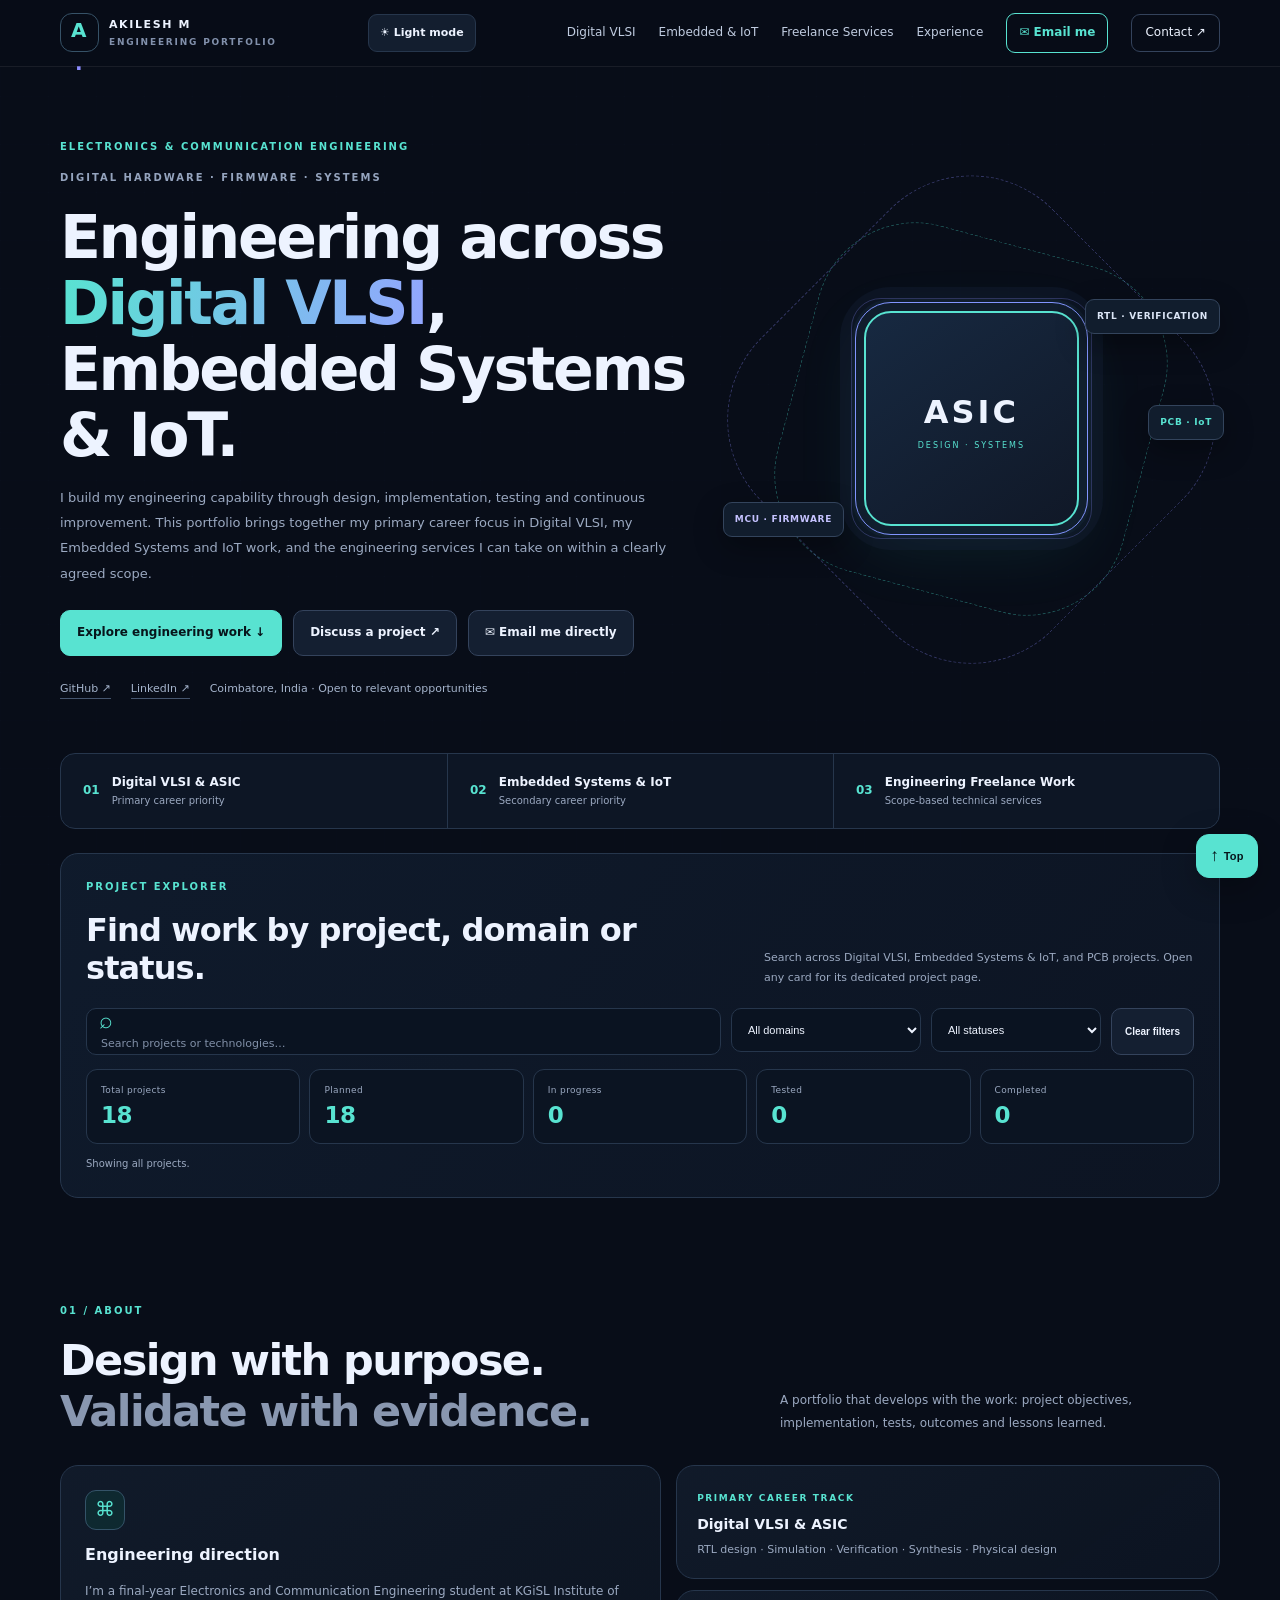
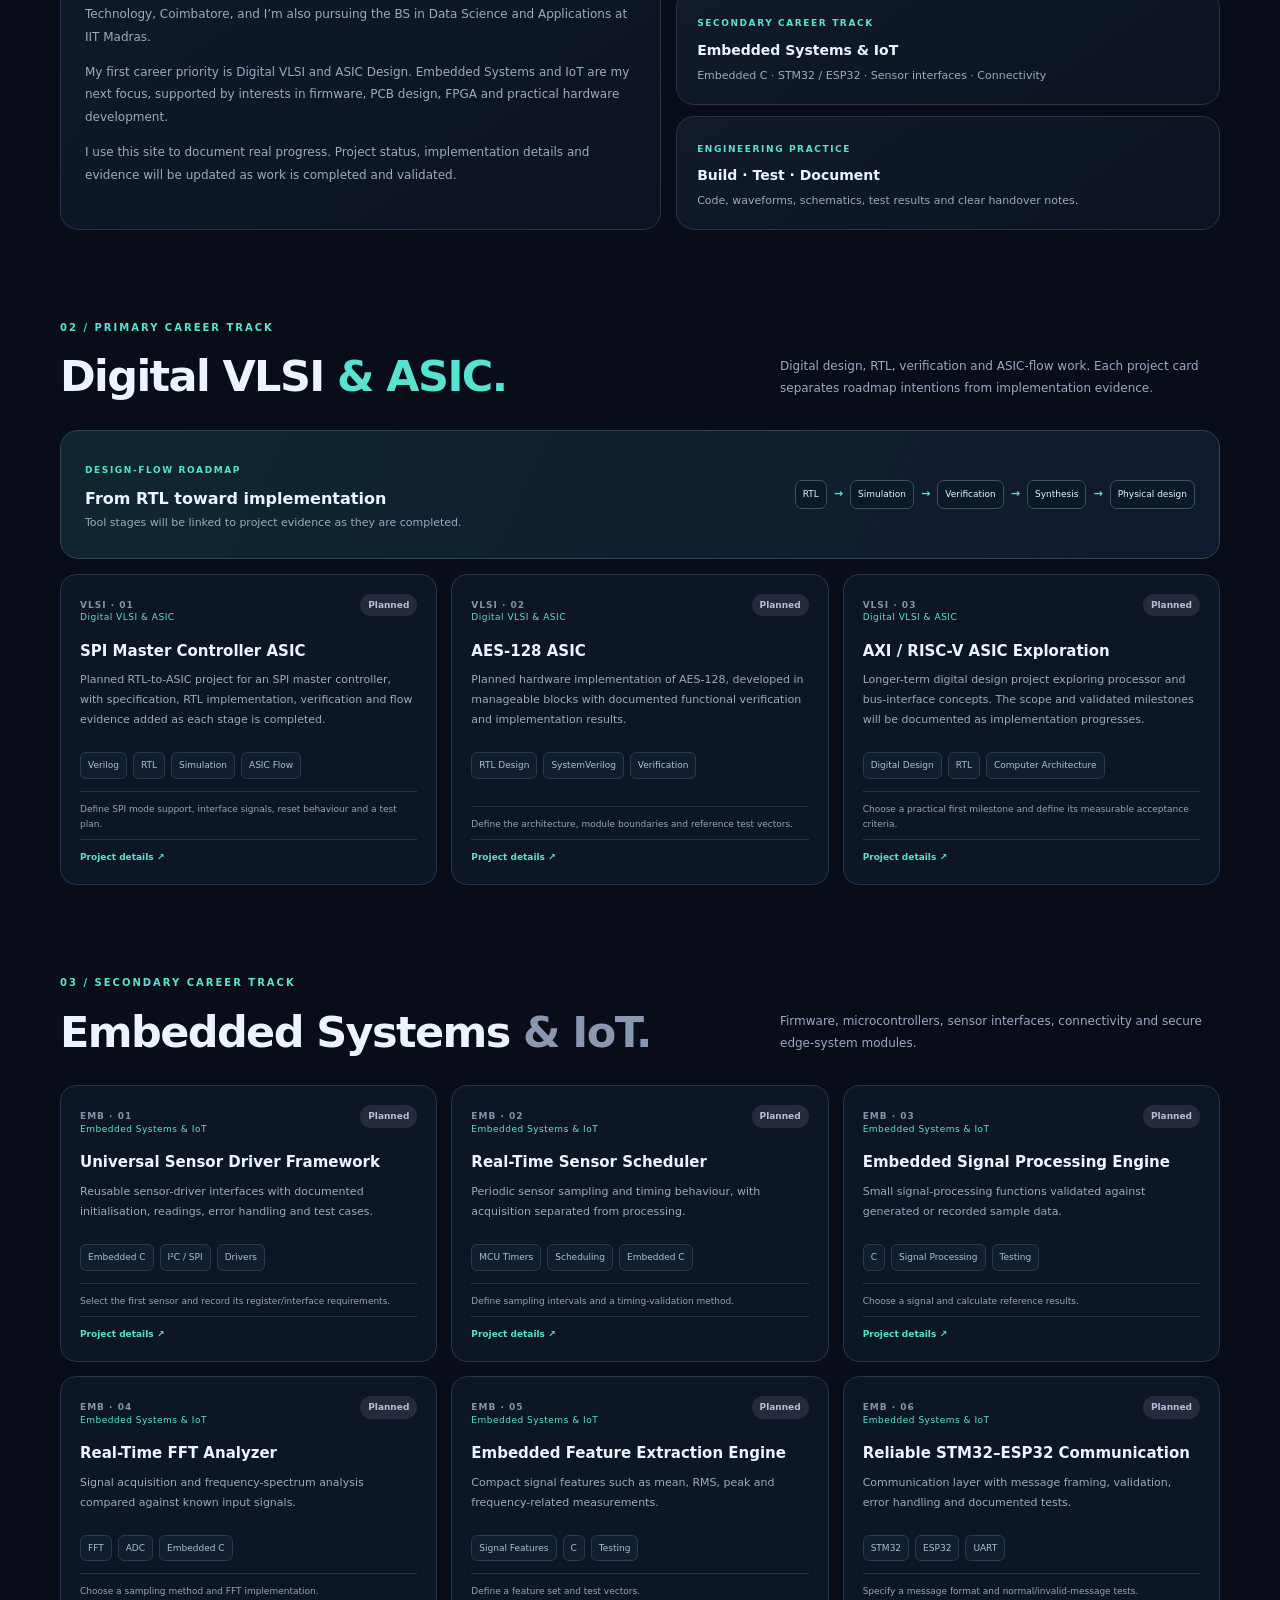
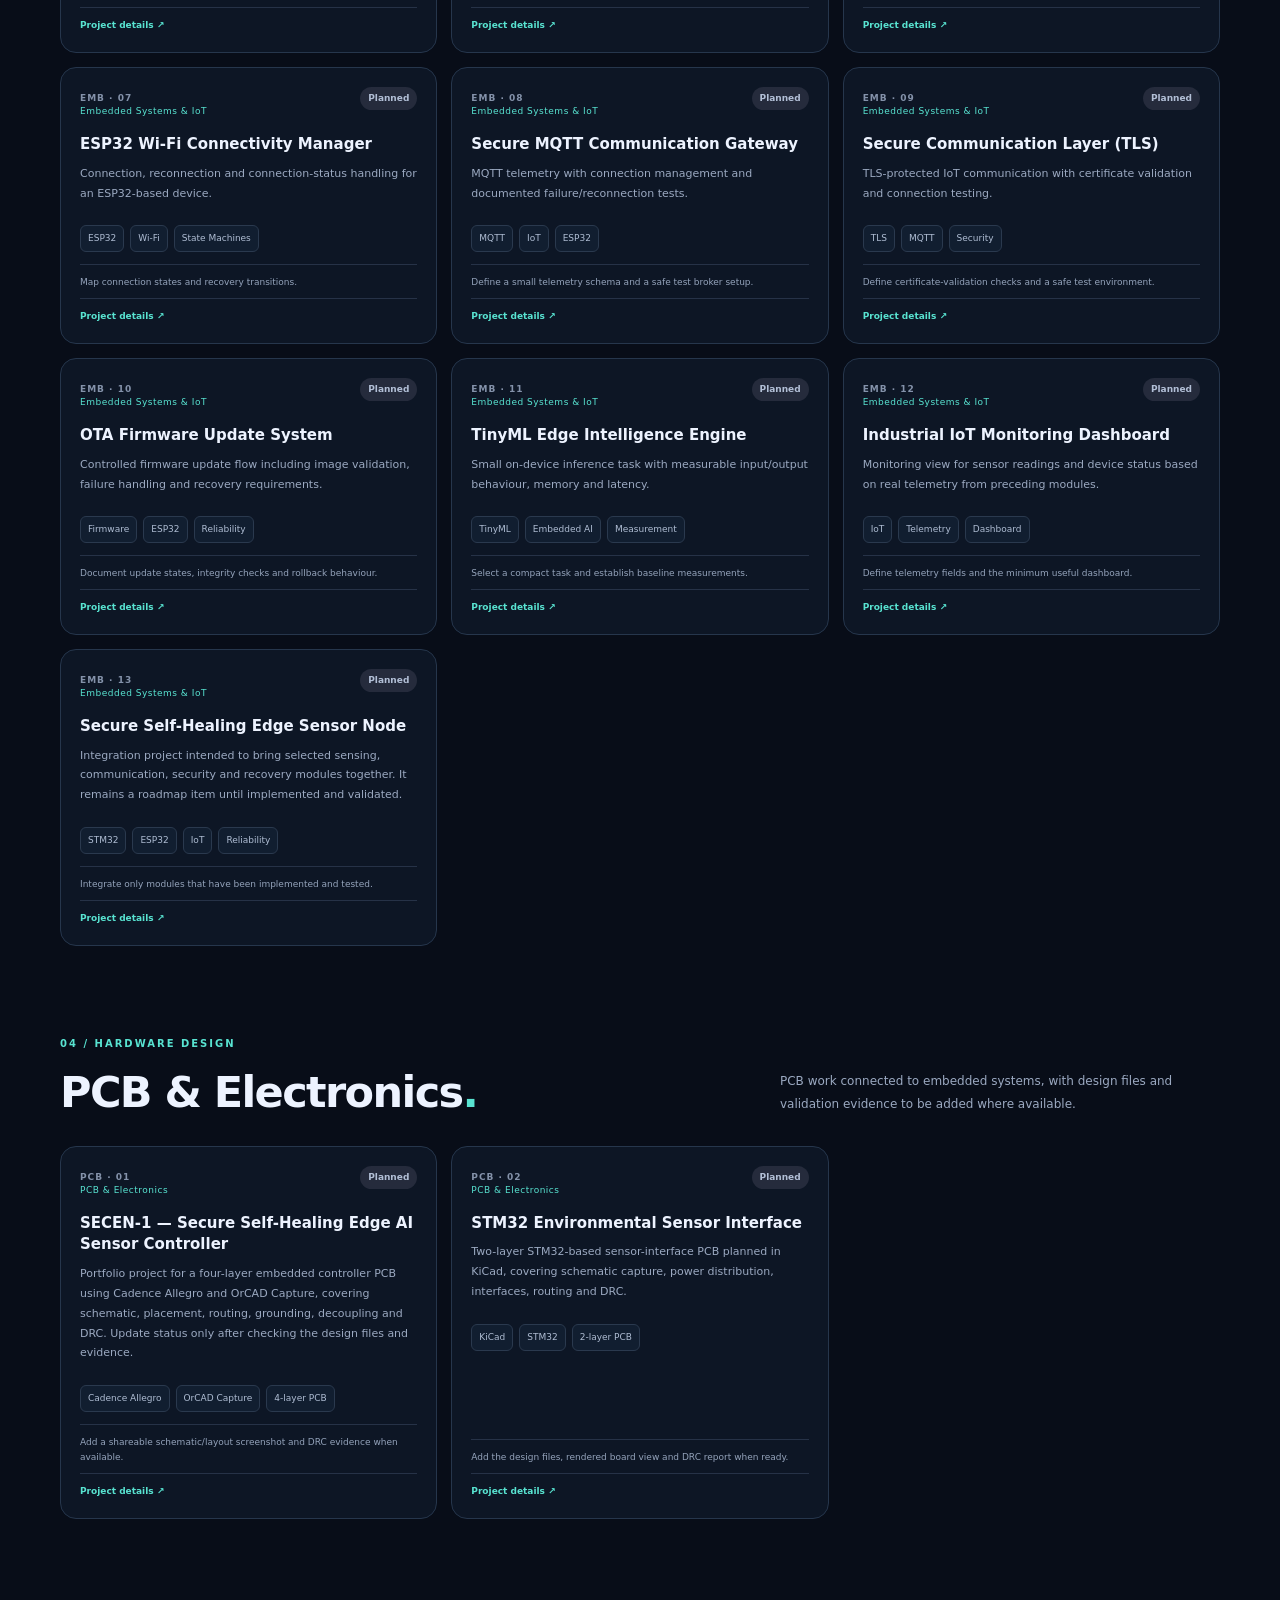
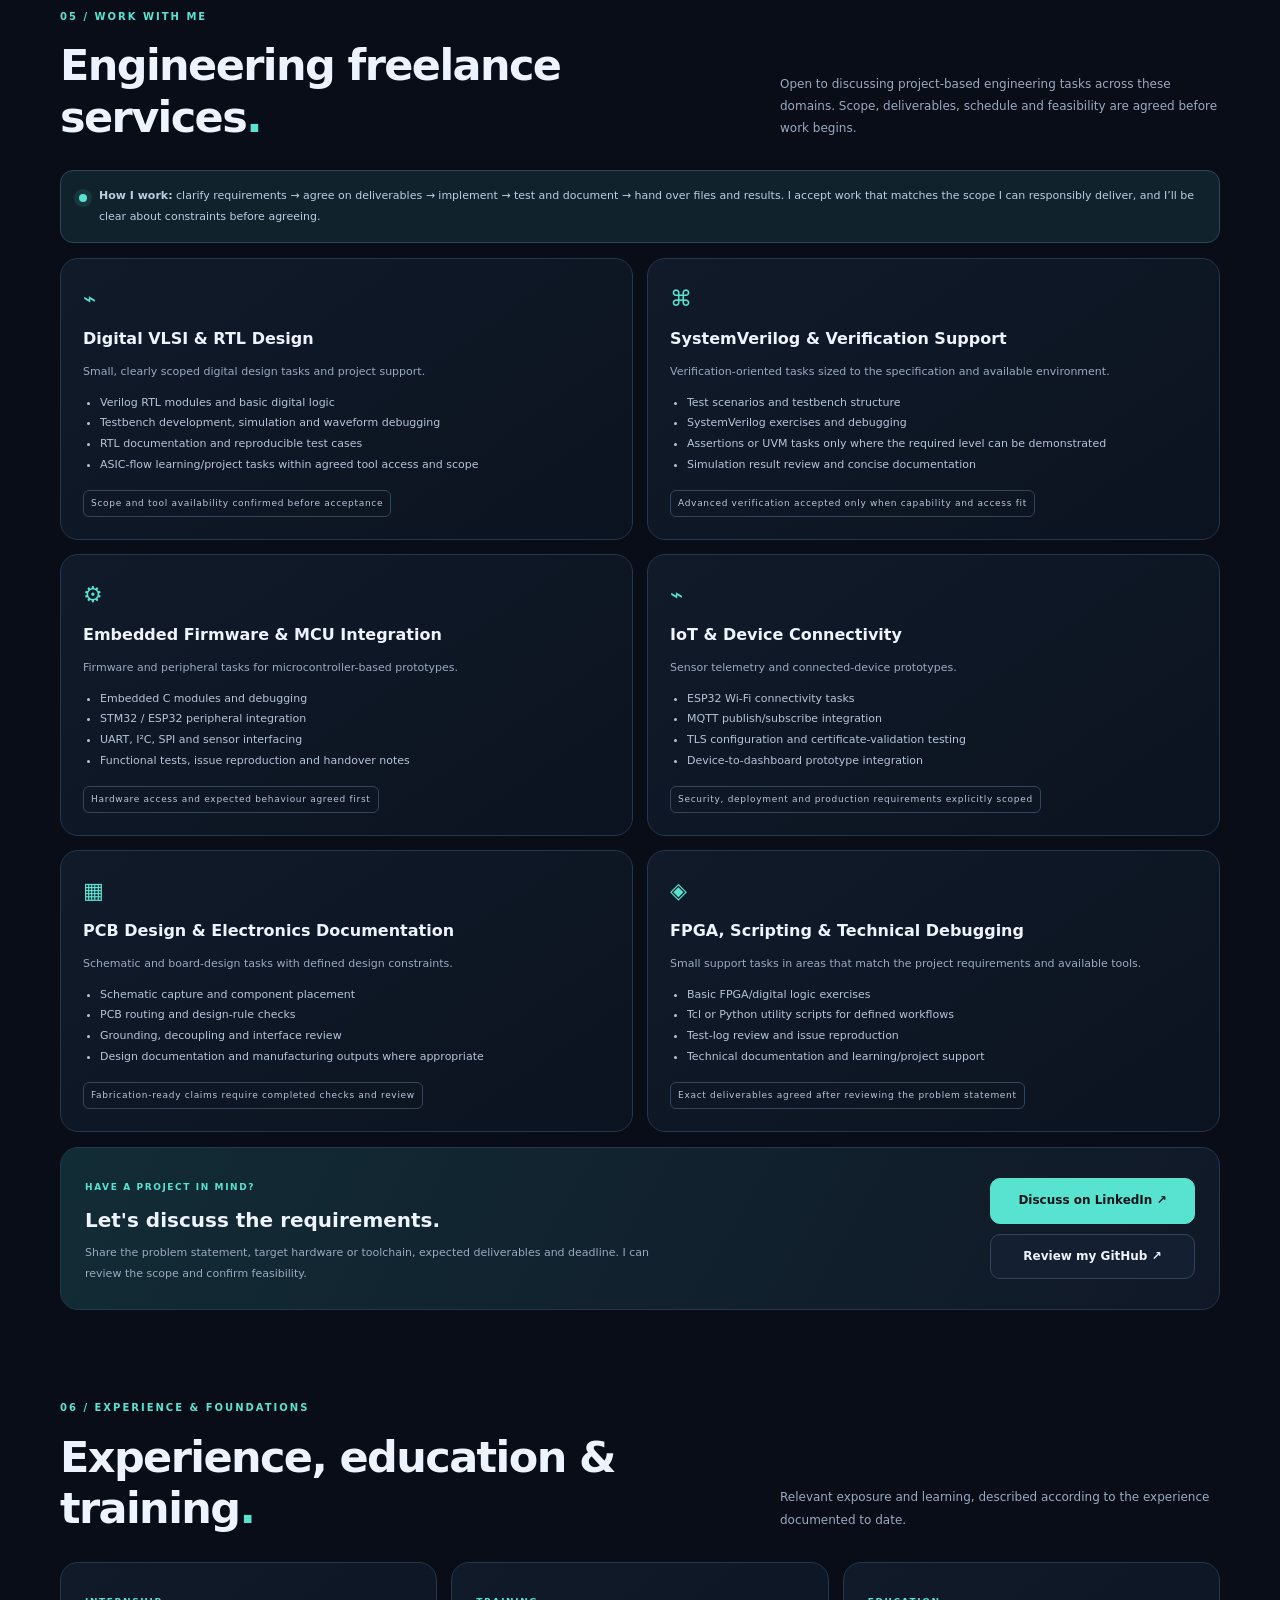
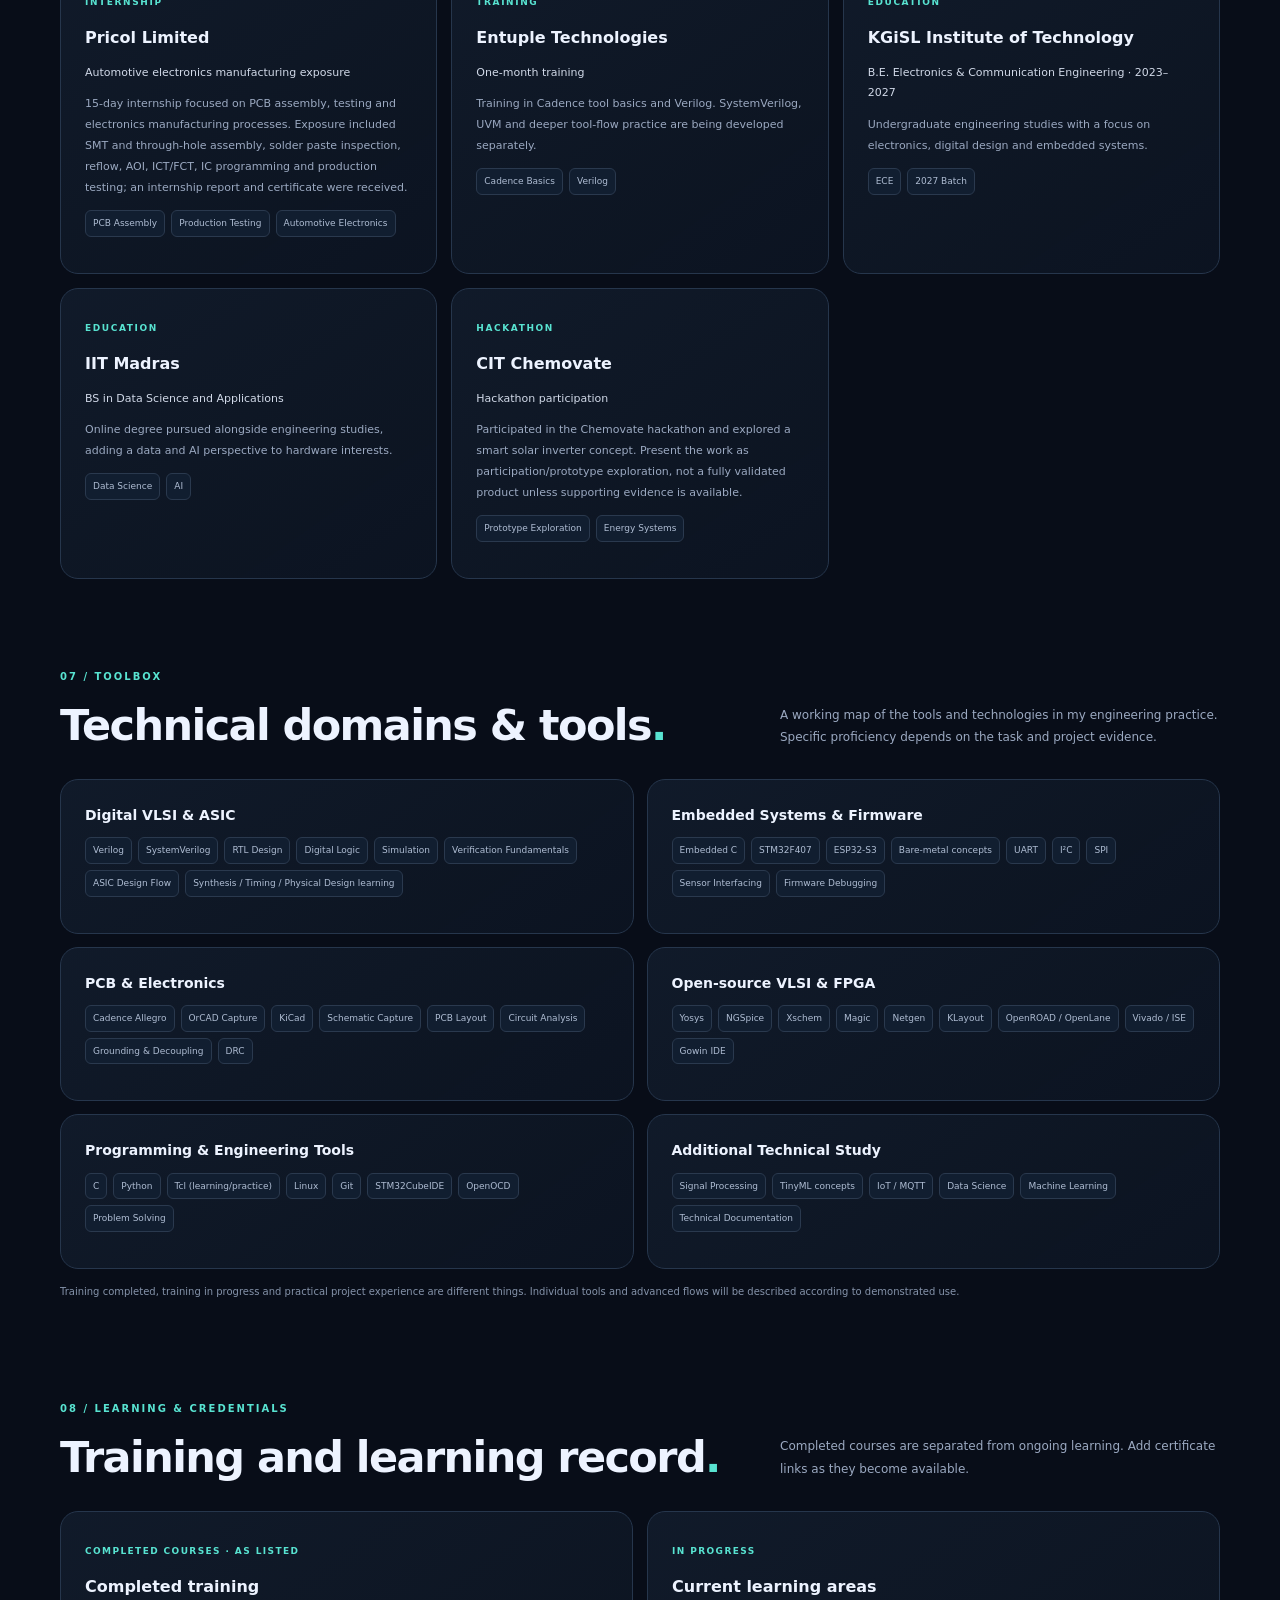
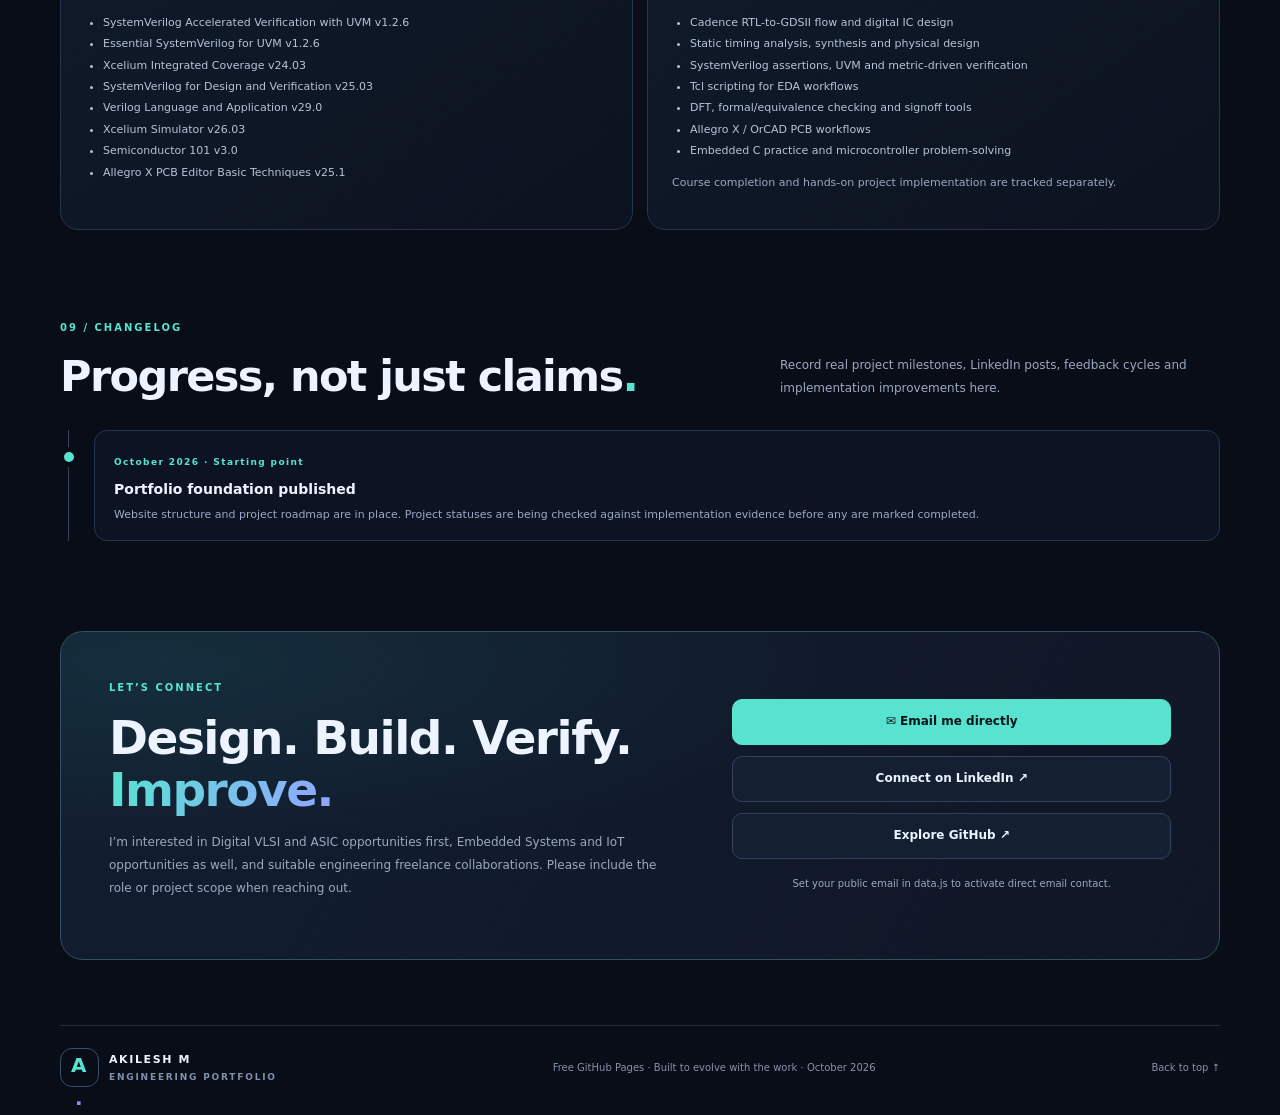
<file: index.html>
<!doctype html>
<html lang="en">
<head>
  <meta charset="utf-8">
  <meta name="viewport" content="width=device-width, initial-scale=1">
  <meta name="description" content="Akilesh's engineering portfolio: Digital VLSI and ASIC design, Embedded Systems and IoT, PCB design, and engineering freelance services.">
  <meta name="theme-color" content="#080d18">
  <title>Akilesh M | Digital VLSI, Embedded Systems & Engineering</title>
  <link rel="icon" href="favicon.svg" type="image/svg+xml">
  <link rel="stylesheet" href="styles.css">
</head>
<body>
  <div class="grid-bg" aria-hidden="true"></div>
  <header class="header">
    <a class="brand" href="#home" aria-label="Akilesh Engineering Portfolio home">
      <span class="logo">A<span>.</span></span>
      <span>AKILESH M<small>ENGINEERING PORTFOLIO</small></span>
    </a>
    <div class="header-controls">
      <button id="themeToggle" class="utility-toggle" type="button" aria-label="Switch to light mode" title="Switch theme">☀ Light mode</button>
      <button id="menuToggle" class="menu-toggle" aria-label="Toggle navigation" aria-expanded="false">☰</button>
    </div>
    <nav id="nav">
      <a href="#vlsi">Digital VLSI</a>
      <a href="#embedded">Embedded & IoT</a>
      <a href="#services">Freelance Services</a>
      <a href="#experience">Experience</a>
      <a class="nav-email" data-email-link href="mailto:akilesh11789@gmail.com?subject=Engineering%20project%20enquiry">✉ Email me</a>
      <a class="nav-cta" href="#contact">Contact ↗</a>
    </nav>
  </header>

  <main>
    <section class="hero wrap" id="home">
      <div class="hero-copy">
        <p class="eyebrow">ELECTRONICS & COMMUNICATION ENGINEERING</p>
        <p class="kicker">DIGITAL HARDWARE · FIRMWARE · SYSTEMS</p>
        <h1>Engineering across <em>Digital VLSI</em>, Embedded Systems & IoT.</h1>
        <p class="lead">I build my engineering capability through design, implementation, testing and continuous improvement. This portfolio brings together my primary career focus in Digital VLSI, my Embedded Systems and IoT work, and the engineering services I can take on within a clearly agreed scope.</p>
        <div class="actions">
          <a class="btn primary" href="#vlsi">Explore engineering work ↓</a>
          <a class="btn secondary" href="#services">Discuss a project ↗</a>
          <a class="btn secondary email-link" data-email-link href="mailto:akilesh11789@gmail.com?subject=Engineering%20project%20enquiry">✉ Email me directly</a>
        </div>
        <div class="links">
          <a href="https://github.com/Akilesh-10" target="_blank" rel="noreferrer">GitHub ↗</a>
          <a href="https://www.linkedin.com/in/akilesh-m-b138642b8/" target="_blank" rel="noreferrer">LinkedIn ↗</a>
          <span>Coimbatore, India · Open to relevant opportunities</span>
        </div>
      </div>
      <div class="hero-visual" aria-label="Digital hardware and embedded systems illustration">
        <div class="orbit orbit-one"></div><div class="orbit orbit-two"></div>
        <div class="chip"><span>ASIC</span><small>DESIGN · SYSTEMS</small><div class="chip-pins"></div></div>
        <div class="float f1">RTL · VERIFICATION</div>
        <div class="float f2">MCU · FIRMWARE</div>
        <div class="float f3">PCB · IoT</div>
      </div>
    </section>

    <section class="priority wrap" aria-label="Focus areas">
      <article><span class="number">01</span><div><strong>Digital VLSI & ASIC</strong><small>Primary career priority</small></div></article>
      <article><span class="number">02</span><div><strong>Embedded Systems & IoT</strong><small>Secondary career priority</small></div></article>
      <article><span class="number">03</span><div><strong>Engineering Freelance Work</strong><small>Scope-based technical services</small></div></article>
    </section>

    <section class="project-explorer wrap" id="projectExplorer" aria-labelledby="explorerTitle">
      <div class="explorer-heading">
        <div><p class="eyebrow">PROJECT EXPLORER</p><h2 id="explorerTitle">Find work by project, domain or status.</h2></div>
        <p>Search across Digital VLSI, Embedded Systems & IoT, and PCB projects. Open any card for its dedicated project page.</p>
      </div>
      <div class="filter-controls">
        <label class="search-wrap"><span class="visually-hidden">Search projects</span><span aria-hidden="true">⌕</span><input id="projectSearch" type="search" placeholder="Search projects or technologies…" autocomplete="off"></label>
        <label><span class="visually-hidden">Filter by domain</span><select id="categoryFilter"><option value="all">All domains</option><option value="vlsi">Digital VLSI & ASIC</option><option value="embedded">Embedded & IoT</option><option value="pcb">PCB & Electronics</option></select></label>
        <label><span class="visually-hidden">Filter by status</span><select id="statusFilter"><option value="all">All statuses</option><option>Planned</option><option>In Progress</option><option>Tested</option><option>Completed</option></select></label>
        <button id="clearFilters" class="btn secondary filter-clear" type="button">Clear filters</button>
      </div>
      <div class="progress-summary" aria-label="Project status summary">
        <article><span>Total projects</span><strong id="countTotal">0</strong></article>
        <article><span>Planned</span><strong id="countPlanned">0</strong></article>
        <article><span>In progress</span><strong id="countProgress">0</strong></article>
        <article><span>Tested</span><strong id="countTested">0</strong></article>
        <article><span>Completed</span><strong id="countCompleted">0</strong></article>
      </div>
      <p class="filter-result" id="filterResult" aria-live="polite">Showing all projects.</p>
    </section>

    <section class="section wrap" id="about">
      <div class="section-heading"><div><p class="eyebrow">01 / ABOUT</p><h2>Design with purpose.<br><span>Validate with evidence.</span></h2></div><p>A portfolio that develops with the work: project objectives, implementation, tests, outcomes and lessons learned.</p></div>
      <div class="about-grid">
        <article class="panel about-main">
          <div class="icon-box">⌘</div>
          <h3>Engineering direction</h3>
          <p>I’m a final-year Electronics and Communication Engineering student at KGiSL Institute of Technology, Coimbatore, and I’m also pursuing the BS in Data Science and Applications at IIT Madras.</p>
          <p>My first career priority is Digital VLSI and ASIC Design. Embedded Systems and IoT are my next focus, supported by interests in firmware, PCB design, FPGA and practical hardware development.</p>
          <p>I use this site to document real progress. Project status, implementation details and evidence will be updated as work is completed and validated.</p>
        </article>
        <div class="stack">
          <article class="panel mini"><small>PRIMARY CAREER TRACK</small><h3>Digital VLSI & ASIC</h3><p>RTL design · Simulation · Verification · Synthesis · Physical design</p></article>
          <article class="panel mini"><small>SECONDARY CAREER TRACK</small><h3>Embedded Systems & IoT</h3><p>Embedded C · STM32 / ESP32 · Sensor interfaces · Connectivity</p></article>
          <article class="panel mini"><small>ENGINEERING PRACTICE</small><h3>Build · Test · Document</h3><p>Code, waveforms, schematics, test results and clear handover notes.</p></article>
        </div>
      </div>
    </section>

    <section class="section wrap" id="vlsi">
      <div class="section-heading"><div><p class="eyebrow">02 / PRIMARY CAREER TRACK</p><h2>Digital VLSI<span class="accent"> & ASIC.</span></h2></div><p>Digital design, RTL, verification and ASIC-flow work. Each project card separates roadmap intentions from implementation evidence.</p></div>
      <div class="roadmap panel">
        <div><small>DESIGN-FLOW ROADMAP</small><h3>From RTL toward implementation</h3><p>Tool stages will be linked to project evidence as they are completed.</p></div>
        <div class="flow"><span>RTL</span><b>→</b><span>Simulation</span><b>→</b><span>Verification</span><b>→</b><span>Synthesis</span><b>→</b><span>Physical design</span></div>
      </div>
      <div class="cards" id="vlsiProjects"></div>
    </section>

    <section class="section wrap" id="embedded">
      <div class="section-heading"><div><p class="eyebrow">03 / SECONDARY CAREER TRACK</p><h2>Embedded Systems <span>& IoT.</span></h2></div><p>Firmware, microcontrollers, sensor interfaces, connectivity and secure edge-system modules.</p></div>
      <div class="cards" id="embeddedProjects"></div>
    </section>

    <section class="section wrap" id="pcb">
      <div class="section-heading"><div><p class="eyebrow">04 / HARDWARE DESIGN</p><h2>PCB & Electronics<span class="accent">.</span></h2></div><p>PCB work connected to embedded systems, with design files and validation evidence to be added where available.</p></div>
      <div class="cards" id="pcbProjects"></div>
    </section>

    <section class="section wrap" id="services">
      <div class="section-heading"><div><p class="eyebrow">05 / WORK WITH ME</p><h2>Engineering freelance services<span class="accent">.</span></h2></div><p>Open to discussing project-based engineering tasks across these domains. Scope, deliverables, schedule and feasibility are agreed before work begins.</p></div>
      <div class="service-note"><span class="service-dot"></span><p><strong>How I work:</strong> clarify requirements → agree on deliverables → implement → test and document → hand over files and results. I accept work that matches the scope I can responsibly deliver, and I’ll be clear about constraints before agreeing.</p></div>
      <div class="service-grid" id="servicesGrid"></div>
      <div class="service-cta panel">
        <div><small>HAVE A PROJECT IN MIND?</small><h3>Let's discuss the requirements.</h3><p>Share the problem statement, target hardware or toolchain, expected deliverables and deadline. I can review the scope and confirm feasibility.</p></div>
        <div class="service-buttons"><a class="btn primary" href="https://www.linkedin.com/in/akilesh-m-b138642b8/" target="_blank" rel="noreferrer">Discuss on LinkedIn ↗</a><a class="btn secondary" href="https://github.com/Akilesh-10" target="_blank" rel="noreferrer">Review my GitHub ↗</a></div>
      </div>
    </section>

    <section class="section wrap" id="experience">
      <div class="section-heading"><div><p class="eyebrow">06 / EXPERIENCE & FOUNDATIONS</p><h2>Experience, education & training<span class="accent">.</span></h2></div><p>Relevant exposure and learning, described according to the experience documented to date.</p></div>
      <div class="cards experience-grid" id="experienceCards"></div>
    </section>

    <section class="section wrap" id="skills">
      <div class="section-heading"><div><p class="eyebrow">07 / TOOLBOX</p><h2>Technical domains & tools<span class="accent">.</span></h2></div><p>A working map of the tools and technologies in my engineering practice. Specific proficiency depends on the task and project evidence.</p></div>
      <div class="skills-grid" id="skillsGrid"></div>
      <p class="note">Training completed, training in progress and practical project experience are different things. Individual tools and advanced flows will be described according to demonstrated use.</p>
    </section>

    <section class="section wrap" id="certifications">
      <div class="section-heading"><div><p class="eyebrow">08 / LEARNING & CREDENTIALS</p><h2>Training and learning record<span class="accent">.</span></h2></div><p>Completed courses are separated from ongoing learning. Add certificate links as they become available.</p></div>
      <div class="learning-grid" id="learningGrid"></div>
    </section>

    <section class="section wrap" id="updates">
      <div class="section-heading"><div><p class="eyebrow">09 / CHANGELOG</p><h2>Progress, not just claims<span class="accent">.</span></h2></div><p>Record real project milestones, LinkedIn posts, feedback cycles and implementation improvements here.</p></div>
      <div class="timeline" id="timeline"></div>
    </section>

    <section class="contact wrap" id="contact">
      <div><p class="eyebrow">LET’S CONNECT</p><h2>Design. Build. Verify.<br><em>Improve.</em></h2><p>I’m interested in Digital VLSI and ASIC opportunities first, Embedded Systems and IoT opportunities as well, and suitable engineering freelance collaborations. Please include the role or project scope when reaching out.</p></div>
      <div class="contact-actions"><a class="btn primary email-link" data-email-link href="mailto:?subject=Engineering%20project%20enquiry">✉ Email me directly</a><a class="btn secondary" href="https://www.linkedin.com/in/akilesh-m-b138642b8/" target="_blank" rel="noreferrer">Connect on LinkedIn ↗</a><a class="btn secondary" href="https://github.com/Akilesh-10" target="_blank" rel="noreferrer">Explore GitHub ↗</a><p class="small-note" id="emailNote">Set your public email in data.js to activate direct email contact.</p></div>
    </section>
  </main>
  <footer class="footer wrap"><a class="brand" href="#home"><span class="logo">A<span>.</span></span><span>AKILESH M<small>ENGINEERING PORTFOLIO</small></span></a><p>Free GitHub Pages · Built to evolve with the work · <span id="lastUpdated">October 2026</span></p><a href="#home">Back to top ↑</a></footer>
  <button id="backToTop" class="back-to-top visible" type="button" aria-label="Back to top" title="Back to top">↑ <span>Top</span></button>
  <script src="data.js"></script><script src="script.js"></script>
</body>
</html>
</file>
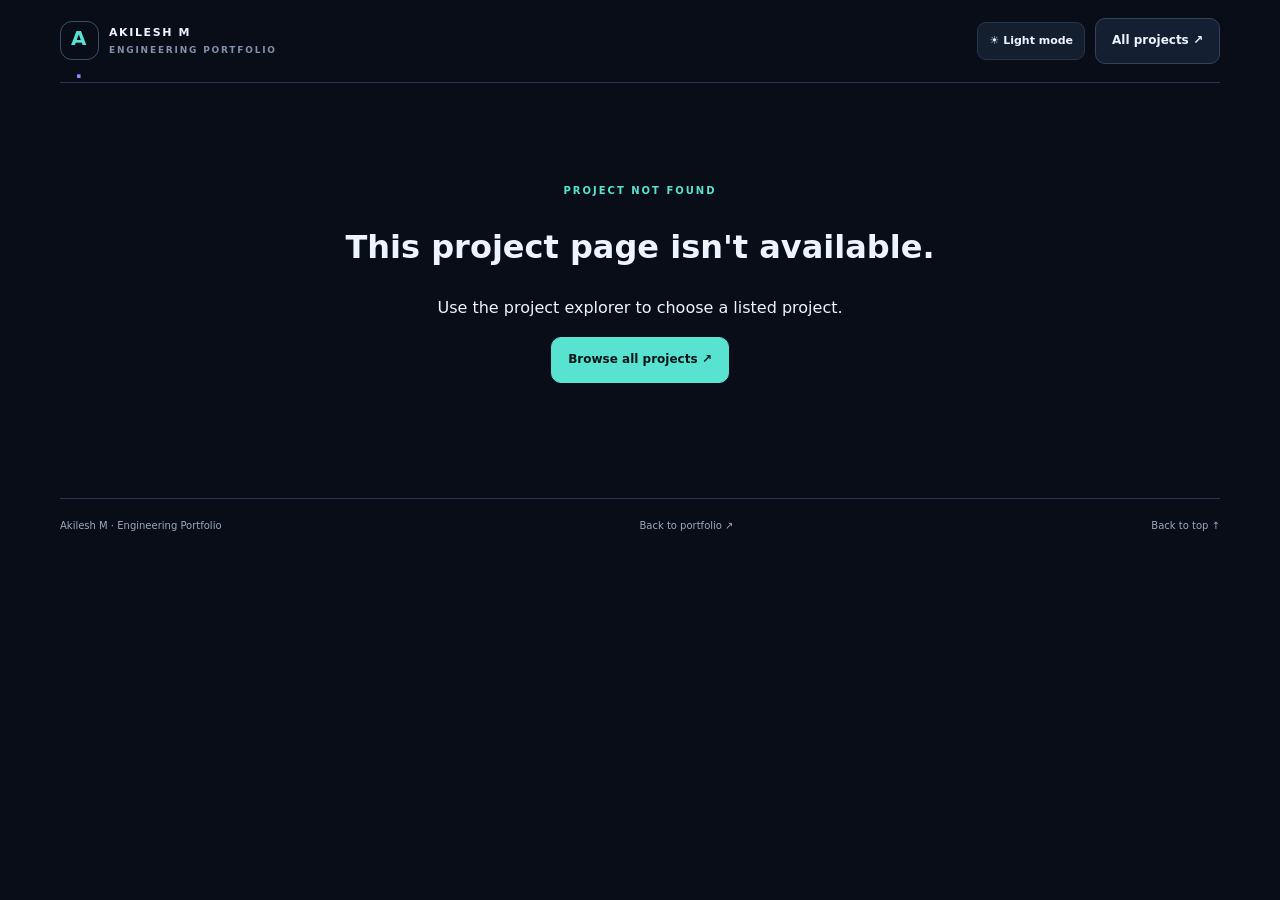
<file: project.html>
<!doctype html>
<html lang="en">
<head>
  <meta charset="utf-8">
  <meta name="viewport" content="width=device-width, initial-scale=1">
  <meta name="description" content="Detailed engineering project page from Akilesh M's Digital VLSI, Embedded Systems, IoT and PCB portfolio.">
  <meta name="theme-color" content="#080d18">
  <title>Project Details | Akilesh M Engineering Portfolio</title>
  <link rel="icon" href="favicon.svg" type="image/svg+xml">
  <link rel="stylesheet" href="styles.css">
</head>
<body>
  <header class="wrap detail-header">
    <a class="brand" href="index.html"><span class="logo">A<span>.</span></span><span>AKILESH M<small>ENGINEERING PORTFOLIO</small></span></a>
    <div class="detail-actions"><button id="themeToggle" class="utility-toggle" type="button" aria-label="Switch theme">☀ Light mode</button><a class="btn secondary" href="index.html#projectExplorer">All projects ↗</a></div>
  </header>
  <main class="wrap detail-main" id="projectPage" aria-live="polite">
    <div class="not-found"><p class="eyebrow">PROJECT CASE STUDY</p><h1>Loading project…</h1><p>Project details will appear here.</p></div>
  </main>
  <footer class="wrap detail-footer"><span>Akilesh M · Engineering Portfolio</span><a href="index.html">Back to portfolio ↗</a><a href="#top" onclick="window.scrollTo({top:0,behavior:'smooth'});return false;">Back to top ↑</a></footer>
  <script src="data.js"></script>
  <script src="project-details.js"></script>
</body>
</html>
</file>
<file: styles.css>
:root{--bg:#080d18;--panel:#101827;--line:#26364c;--text:#edf3ff;--muted:#9ba9c1;--teal:#58e3d1;--purple:#8c8cff;--max:1160px}*{box-sizing:border-box}html{scroll-behavior:smooth;scroll-padding-top:90px}body{margin:0;background:var(--bg);color:var(--text);font-family:Inter,ui-sans-serif,system-ui,-apple-system,"Segoe UI",sans-serif;line-height:1.65}.grid-bg{position:fixed;inset:0;z-index:-1;opacity:.13;pointer-events:none;background-image:linear-gradient(#6b89b41c 1px,transparent 1px),linear-gradient(90deg,#6b89b41c 1px,transparent 1px);background-size:48px 48px}a{color:inherit;text-decoration:none}a:hover{color:var(--teal)}.wrap{width:min(var(--max),calc(100% - 48px));margin-inline:auto}.header{position:sticky;top:0;z-index:20;display:flex;justify-content:space-between;align-items:center;padding:13px max(24px,calc((100vw - var(--max))/2));background:#080d18ed;backdrop-filter:blur(16px);border-bottom:1px solid #ffffff12}.brand{display:flex;align-items:center;gap:10px;font-size:11px;font-weight:850;letter-spacing:1.6px;color:var(--text)}.brand small{display:block;font-size:9px;color:#8291ac;letter-spacing:1.8px}.logo{display:grid;place-items:center;width:39px;height:39px;border:1px solid #365267;border-radius:12px;color:var(--teal);font-size:20px}.logo span{color:var(--purple)}nav{display:flex;align-items:center;gap:23px;font-size:12px;color:#c0cce0}nav a{color:#c0cce0;text-decoration:none;border-bottom:1px solid transparent;padding:8px 0}nav a:hover{color:var(--teal);border-color:var(--teal)}.nav-cta{border:1px solid #34435c!important;padding:8px 13px!important;border-radius:9px;color:var(--text)!important}.menu-toggle{display:none;background:transparent;color:white;border:1px solid var(--line);padding:7px 10px;border-radius:8px}.hero{display:grid;grid-template-columns:1.12fr .88fr;align-items:center;gap:30px;padding-top:72px;padding-bottom:54px;min-height:575px}.eyebrow{font-size:10px;letter-spacing:2px;color:var(--teal);font-weight:850;margin:0 0 15px}.kicker{font-size:10px;letter-spacing:2px;color:#95a4be;font-weight:800}.hero h1{font-size:clamp(39px,5vw,60px);line-height:1.1;letter-spacing:-2.4px;margin:17px 0}.hero h1 em,.contact h2 em{font-style:normal;background:linear-gradient(100deg,var(--teal),#93a5ff);background-clip:text;color:transparent}.lead{font-size:13px;color:var(--muted);line-height:1.95;max-width:650px}.actions{display:flex;gap:11px;flex-wrap:wrap;margin-top:24px}.btn{display:inline-flex;justify-content:center;align-items:center;padding:12px 16px;border-radius:10px;font-size:12px;font-weight:800;transition:transform .2s,border-color .2s,background .2s;text-decoration:none}.btn:hover{transform:translateY(-2px);text-decoration:none}.primary{background:var(--teal);color:#07151b;border:1px solid var(--teal)}.primary:hover{background:#7aefdf;color:#07151b}.secondary{border:1px solid #34435c;background:#141f31;color:var(--text)}.secondary:hover{border-color:var(--teal);color:var(--teal)}.links{display:flex;gap:20px;flex-wrap:wrap;margin-top:24px;color:#a5b4cc;font-size:11px}.links a{color:#a5b4cc;text-decoration:none;border-bottom:1px solid #45556e}.links a:hover{color:var(--teal);border-color:var(--teal)}.hero-visual{min-height:350px;display:grid;place-items:center;position:relative}.orbit{position:absolute;width:72%;aspect-ratio:1;border:1px dashed #4de0d055;border-radius:28%}.orbit-one{transform:rotate(15deg)}.orbit-two{transform:rotate(45deg);border-color:#8c8cff55;width:83%}.chip{position:relative;width:215px;height:215px;display:flex;align-items:center;justify-content:center;flex-direction:column;border:2px solid var(--teal);border-radius:27px;background:linear-gradient(145deg,#172941,#101827);box-shadow:0 0 0 12px #172a3a66,0 0 0 24px #15233b55,0 20px 70px #39d8c31c;outline:1px solid #8295ff;outline-offset:8px}.chip span{font-size:32px;font-weight:900;letter-spacing:3px}.chip small{font-size:8px;letter-spacing:2px;color:var(--teal)}.chip-pins{position:absolute;inset:-15px;border:1px solid #8c8cff44;border-radius:30px}.float{position:absolute;z-index:2;background:#111d2d;border:1px solid #33445c;border-radius:9px;padding:9px 11px;font-size:9px;letter-spacing:.7px;font-weight:850;box-shadow:0 10px 30px #0005;color:#dce6f7}.f1{top:55px;right:0}.f2{bottom:57px;left:0;color:#c5c2ff}.f3{top:46%;right:-4px;color:var(--teal)}.priority{display:grid;grid-template-columns:repeat(3,1fr);border:1px solid var(--line);background:#0f1827e8;border-radius:15px;margin-bottom:24px}.priority article{display:flex;align-items:center;gap:12px;padding:19px 22px}.priority article+article{border-left:1px solid var(--line)}.number{color:var(--teal);font-size:12px;font-weight:900}.priority strong,.priority small{display:block}.priority strong{font-size:12px}.priority small{font-size:10px;color:var(--muted)}.section{padding-top:90px}.section-heading{display:flex;justify-content:space-between;align-items:end;gap:32px;margin-bottom:27px}.section-heading h2{font-size:clamp(30px,3.8vw,43px);letter-spacing:-1.6px;line-height:1.2;margin:0}.section-heading h2 span{color:#8997b0}.section-heading h2 .accent{color:var(--teal)}.section-heading>p{max-width:440px;font-size:12px;color:var(--muted);line-height:1.85;margin:0 0 4px}.panel{border:1px solid var(--line);border-radius:18px;background:linear-gradient(145deg,#111b2bf7,#0c1421f5);padding:24px}.about-grid{display:grid;grid-template-columns:1.05fr .95fr;gap:15px}.icon-box{width:40px;height:40px;display:grid;place-items:center;border:1px solid #345368;background:#0e2930;border-radius:11px;color:var(--teal);font-size:20px}.panel h3{font-size:16px;margin:12px 0 7px}.panel p{font-size:11px;color:var(--muted);line-height:1.9}.about-main p{font-size:12px}.stack{display:grid;gap:11px}.mini{padding:17px 20px}.mini small,.roadmap small,.service-cta small{font-size:9px;letter-spacing:1.6px;color:var(--teal);font-weight:850}.mini h3{margin:4px 0;font-size:14px}.mini p{margin:0}.roadmap{display:flex;justify-content:space-between;align-items:center;gap:20px;margin-bottom:15px;background:linear-gradient(115deg,#143139b8,#121b30e6);border-color:#2c4856}.roadmap h3{margin:5px 0 0}.roadmap p{margin:0}.flow{display:flex;align-items:center;justify-content:flex-end;gap:7px;flex-wrap:wrap}.flow span{font-size:9px;border:1px solid #395264;background:#0c1926;border-radius:7px;padding:6px 7px;white-space:nowrap}.flow b{font-size:11px;color:var(--teal)}.cards{display:grid;grid-template-columns:repeat(3,minmax(0,1fr));gap:14px}.project{display:flex;flex-direction:column;min-height:255px;padding:19px;border:1px solid var(--line);border-radius:16px;background:#0f1827ed}.project h3{font-size:15px;line-height:1.45;margin:15px 0 8px}.project p{font-size:11px;line-height:1.8;color:var(--muted);margin:0 0 12px}.project-top{display:flex;align-items:center;justify-content:space-between;gap:8px}.project-no{font-size:9px;color:#8492aa;letter-spacing:1px;font-weight:850}.status{font-size:9px;border-radius:30px;padding:4px 8px;font-weight:800;background:#252b3c;color:#b2bfd6;white-space:nowrap}.status-progress{background:#19333a;color:#79e5d5}.status-tested{background:#292744;color:#c0b5ff}.status-complete{background:#203627;color:#a5e7b3}.tags{display:flex;flex-wrap:wrap;gap:6px;margin:10px 0 12px}.tags span{font-size:9px;padding:5px 7px;border:1px solid #2a394e;border-radius:6px;background:#111e30;color:#afbdd3}.project-foot{margin-top:auto;border-top:1px solid #263247;padding-top:10px;font-size:9px;color:#94a3bb}.project-foot+.project-foot{margin-top:8px}.project-links{display:flex;gap:12px;flex-wrap:wrap}.project-links a{color:var(--teal);font-weight:800}.project-links a:hover{text-decoration:underline}.service-note{display:flex;gap:12px;align-items:flex-start;padding:15px 18px;border:1px solid #2c4856;background:#10232c;border-radius:13px;margin-bottom:15px}.service-dot{width:8px;height:8px;border-radius:50%;background:var(--teal);margin-top:8px;flex:none;box-shadow:0 0 0 5px #58e3d119}.service-note p{font-size:11px;line-height:1.85;color:#bdcce0;margin:0}.service-grid{display:grid;grid-template-columns:repeat(2,minmax(0,1fr));gap:14px}.service-card{padding:22px}.service-card .service-icon{font-size:22px;color:var(--teal)}.service-card h3{margin:9px 0}.service-card p{margin:0 0 10px}.service-card ul{margin:10px 0 0;padding-left:17px;color:#b6c4d8;font-size:11px;line-height:1.9}.service-card .scope-label{display:inline-block;margin-top:14px;color:#b9c5d8;font-size:9px;letter-spacing:.7px;border:1px solid #34445a;border-radius:6px;padding:5px 7px}.service-cta{display:flex;align-items:center;justify-content:space-between;gap:24px;margin-top:15px;background:linear-gradient(120deg,#122c35,#101827)}.service-cta h3{font-size:20px;margin:6px 0}.service-cta p{max-width:600px;margin:0}.service-buttons{display:grid;gap:10px;min-width:205px}.experience-grid .panel{min-height:220px}.role{color:#d1d9e8!important;font-size:11px!important}.tagline{font-size:9px;letter-spacing:1.6px;color:var(--teal);font-weight:850}.skills-grid{display:grid;grid-template-columns:repeat(2,minmax(0,1fr));gap:13px}.skill-card h3{margin:0;font-size:14px}.note{font-size:10px;color:#8593aa;margin-top:15px}.learning-grid{display:grid;grid-template-columns:1fr 1fr;gap:14px}.learning-grid ul{padding-left:18px;margin-bottom:0;color:#b6c4d8;font-size:11px;line-height:1.95}.learning-grid .status-line{font-size:9px;letter-spacing:1.4px;color:var(--teal);font-weight:850}.timeline{border-left:1px solid #34465e;margin-left:8px;padding-left:25px;display:grid;gap:14px}.timeline-item{position:relative;border:1px solid var(--line);border-radius:13px;background:#0f1827c9;padding:16px 19px}.timeline-item:before{content:"";position:absolute;left:-31px;top:21px;width:10px;height:10px;border-radius:50%;background:var(--teal);box-shadow:0 0 0 5px var(--bg)}.timeline-date{font-size:9px;letter-spacing:1.4px;color:var(--teal);font-weight:850}.timeline-item h3{font-size:14px;margin:5px 0}.timeline-item p{font-size:11px;color:var(--muted);margin:0}.timeline-item a{color:var(--teal)}.contact{margin-top:90px;margin-bottom:65px;display:grid;grid-template-columns:1.15fr .85fr;align-items:center;gap:30px;padding:clamp(26px,5vw,48px);border:1px solid #31515d;border-radius:23px;background:radial-gradient(ellipse at 10% 10%,#35aaa01e,transparent 45%),linear-gradient(120deg,#111e30,#101626)}.contact h2{font-size:clamp(34px,4vw,47px);line-height:1.12;letter-spacing:-1.5px;margin:0 0 14px}.contact p:not(.eyebrow){font-size:12px;color:var(--muted);line-height:1.9;max-width:550px}.contact-actions{display:grid;gap:11px;text-align:center}.small-note{font-size:10px!important;margin:4px 0 0}.footer{display:flex;align-items:center;justify-content:space-between;gap:18px;padding-top:22px;padding-bottom:25px;border-top:1px solid #202d41}.footer p,.footer>a:last-child{font-size:10px;color:#8593aa}.footer>a:last-child:hover{color:var(--teal)}
@media(max-width:900px){.hero{grid-template-columns:1fr .8fr}.hero h1{font-size:46px}.cards{grid-template-columns:repeat(2,minmax(0,1fr))}.section-heading{align-items:flex-start;flex-direction:column;gap:11px}.roadmap{align-items:flex-start;flex-direction:column}.flow{justify-content:flex-start}.service-cta{align-items:flex-start}.experience-grid .panel{min-height:0}}
@media(max-width:680px){.wrap{width:calc(100% - 32px)}.header{padding:11px 16px}.menu-toggle{display:block}nav{display:none;position:absolute;top:64px;left:0;right:0;background:#0c1422;padding:17px 20px 21px;border-bottom:1px solid var(--line);flex-direction:column;align-items:stretch;gap:10px}nav.open{display:flex}nav a{padding:6px 0}.nav-cta{text-align:center}.hero{grid-template-columns:1fr;padding-top:38px;gap:0}.hero-visual{grid-row:1;min-height:270px}.chip{width:150px;height:150px;border-radius:20px}.chip span{font-size:24px}.f1{top:20px}.f2{bottom:18px}.f3{top:45%;right:0}.hero h1{font-size:clamp(38px,10.5vw,51px);letter-spacing:-1.7px}.priority{grid-template-columns:1fr}.priority article{padding:14px 18px}.priority article+article{border-left:0;border-top:1px solid var(--line)}.section{padding-top:70px}.section-heading h2{font-size:33px}.about-grid,.skills-grid,.learning-grid,.service-grid,.contact{grid-template-columns:1fr}.cards{grid-template-columns:1fr}.project{min-height:0}.service-cta{flex-direction:column}.service-buttons{width:100%;min-width:0}.contact{margin-top:68px;margin-bottom:42px}.footer{flex-wrap:wrap;align-items:flex-start}.footer p{order:3;width:100%;margin:0}.flow{gap:5px}.flow span{font-size:8px}}

/* Version 3 features: theme toggle, project explorer, status dashboard and case-study pages. */
.header-controls{display:flex;align-items:center;gap:9px;flex:none}.utility-toggle{font:inherit;font-size:11px;font-weight:800;border:1px solid var(--line);border-radius:9px;padding:9px 11px;background:#131e2f;color:var(--text);cursor:pointer;white-space:nowrap}.utility-toggle:hover{border-color:var(--teal);color:var(--teal)}
.project-explorer{margin-top:10px;margin-bottom:15px;padding:25px;border:1px solid var(--line);border-radius:18px;background:linear-gradient(130deg,#101c2df2,#0d1523f5)}.explorer-heading{display:flex;align-items:end;justify-content:space-between;gap:26px}.explorer-heading h2{font-size:clamp(23px,3vw,32px);line-height:1.2;letter-spacing:-.9px;margin:0}.explorer-heading>p{max-width:430px;margin:0;color:var(--muted);font-size:11px;line-height:1.8}.filter-controls{display:grid;grid-template-columns:minmax(220px,1fr) 190px 170px auto;gap:10px;margin-top:20px}.filter-controls label{display:block;min-width:0}.filter-controls select,.search-wrap{width:100%;min-height:44px;border:1px solid var(--line);border-radius:10px;background:#0a1321;color:var(--text);padding:0 12px;font-size:11px}.filter-controls select{cursor:pointer}.search-wrap{display:flex;align-items:center;gap:8px;padding:0 12px}.search-wrap>span:not(.visually-hidden){font-size:23px;color:var(--teal);line-height:1}.search-wrap input{width:100%;min-width:0;border:0;outline:0;background:transparent;color:var(--text);font:inherit}.search-wrap input::placeholder{color:#8190a8}.filter-clear{font-size:10px;padding:9px 13px;white-space:nowrap}.progress-summary{display:grid;grid-template-columns:repeat(5,minmax(0,1fr));gap:9px;margin-top:14px}.progress-summary article{padding:13px 14px;border:1px solid var(--line);border-radius:11px;background:#0b1422}.progress-summary span{display:block;font-size:9px;color:var(--muted);letter-spacing:.35px}.progress-summary strong{display:block;margin-top:3px;font-size:23px;line-height:1.25;letter-spacing:-.5px;color:var(--teal)}.filter-result{font-size:10px;color:var(--muted);margin:12px 0 0}.project[hidden]{display:none!important}.project-category{margin:-7px 0 0!important;font-size:9px!important;letter-spacing:.5px;color:var(--teal)!important}.project-detail-link{display:inline-flex;align-items:center;gap:4px}.back-to-top{position:fixed;right:22px;bottom:22px;z-index:30;width:44px;height:44px;border:1px solid var(--teal);border-radius:13px;background:var(--teal);color:#07151b;font-size:25px;font-weight:900;box-shadow:0 10px 35px #0004;cursor:pointer;opacity:0;transform:translateY(10px);pointer-events:none;transition:opacity .2s,transform .2s}.back-to-top.visible{opacity:1;transform:translateY(0);pointer-events:auto}.visually-hidden{position:absolute!important;width:1px!important;height:1px!important;padding:0!important;margin:-1px!important;overflow:hidden!important;clip:rect(0,0,0,0)!important;white-space:nowrap!important;border:0!important}.notice-active{color:var(--teal)!important}
/* Dedicated project case-study page. All evidence files can stay beside the HTML files at repository root. */
.detail-header{display:flex;justify-content:space-between;align-items:center;gap:18px;padding:18px 0;border-bottom:1px solid var(--line)}.detail-actions{display:flex;align-items:center;gap:10px}.detail-main{padding:55px 0 70px}.detail-hero{padding:clamp(24px,5vw,48px);border:1px solid var(--line);border-radius:23px;background:radial-gradient(ellipse at 90% 0%,#35aaa01c,transparent 45%),linear-gradient(130deg,#111f31,#0e1625)}.detail-hero h1{max-width:900px;font-size:clamp(34px,5.5vw,57px);line-height:1.12;letter-spacing:-1.9px;margin:12px 0}.detail-hero .detail-summary{max-width:850px;font-size:13px;line-height:1.9;color:var(--muted)}.detail-meta{display:flex;align-items:center;gap:9px;flex-wrap:wrap;margin-top:18px}.detail-domain{font-size:10px;color:var(--teal);font-weight:800;letter-spacing:1px}.detail-link-row{display:flex;gap:10px;flex-wrap:wrap;margin-top:22px}.detail-grid{display:grid;grid-template-columns:minmax(0,1.4fr) minmax(240px,.6fr);gap:16px;margin-top:16px;align-items:start}.detail-content{display:grid;gap:14px}.detail-section{border:1px solid var(--line);border-radius:16px;background:var(--panel);padding:23px}.detail-section h2{font-size:19px;margin:0 0 9px;letter-spacing:-.4px}.detail-section p,.detail-section li{font-size:12px;line-height:1.9;color:var(--muted)}.detail-section ul{padding-left:20px;margin:9px 0}.detail-aside{display:grid;gap:14px;position:sticky;top:95px}.detail-aside .detail-section{padding:18px}.detail-evidence-grid{display:grid;grid-template-columns:repeat(2,minmax(0,1fr));gap:10px;margin-top:13px}.evidence-image{display:block;width:100%;height:auto;border:1px solid var(--line);border-radius:10px;background:var(--bg)}.evidence-caption{font-size:10px;color:var(--muted);margin-top:5px}.empty-evidence{padding:18px;border:1px dashed var(--line);border-radius:11px;color:var(--muted);font-size:11px;line-height:1.8}.detail-footer{padding:19px 0 28px;border-top:1px solid var(--line);display:flex;justify-content:space-between;gap:14px;flex-wrap:wrap;font-size:10px;color:var(--muted)}.not-found{padding:45px 0;text-align:center}.not-found h1{font-size:32px}

/* Light theme overrides for elements that have intentional dark theme fills. */
:root[data-theme="light"]{--bg:#f5f8fc;--panel:#ffffff;--line:#d8e1ec;--text:#172338;--muted:#5e6d83;--teal:#087f78;--purple:#6b5bd2;color-scheme:light}
:root[data-theme="light"] body{background:var(--bg);color:var(--text)}
:root[data-theme="light"] .header{background:#f5f8fced;border-bottom-color:#d8e1ec}
:root[data-theme="light"] nav,:root[data-theme="light"] nav a{color:#40516a}
:root[data-theme="light"] .brand small{color:#6f7e92}
:root[data-theme="light"] .utility-toggle{background:#fff;color:#172338}
:root[data-theme="light"] .menu-toggle{color:#172338}
:root[data-theme="light"] .priority{background:#fff}
:root[data-theme="light"] .panel,:root[data-theme="light"] .project,:root[data-theme="light"] .timeline-item{background:#fff;border-color:var(--line)}
:root[data-theme="light"] .mini small,:root[data-theme="light"] .roadmap small,:root[data-theme="light"] .service-cta small{color:#087f78}
:root[data-theme="light"] .roadmap{background:linear-gradient(115deg,#e8f6f4,#f7f9fd);border-color:#cbdeda}
:root[data-theme="light"] .flow span{background:#fff;border-color:#ccdae4;color:#24334a}
:root[data-theme="light"] .tags span{background:#f3f6fa;border-color:#d8e1ec;color:#42536a}
:root[data-theme="light"] .status{background:#e9eef5;color:#42536a}
:root[data-theme="light"] .status-progress{background:#d9f4ef;color:#086e66}
:root[data-theme="light"] .status-tested{background:#eee9ff;color:#5b4bb0}
:root[data-theme="light"] .status-complete{background:#dff5e5;color:#236a3c}
:root[data-theme="light"] .project-foot{border-top-color:#d8e1ec;color:#63728a}
:root[data-theme="light"] .project-links a,:root[data-theme="light"] .timeline-item a{color:#087f78}
:root[data-theme="light"] .service-note{background:#e9f6f4;border-color:#c8e2dd}
:root[data-theme="light"] .service-note p,:root[data-theme="light"] .service-card ul{color:#43536a}
:root[data-theme="light"] .service-card .scope-label{color:#43536a;border-color:#d1dce7}
:root[data-theme="light"] .service-cta{background:linear-gradient(120deg,#e6f5f2,#f7f9fd)}
:root[data-theme="light"] .role{color:#34465e!important}
:root[data-theme="light"] .learning-grid ul{color:#43536a}
:root[data-theme="light"] .timeline{border-left-color:#cbd6e3}
:root[data-theme="light"] .timeline-item:before{box-shadow:0 0 0 5px var(--bg)}
:root[data-theme="light"] .contact{background:radial-gradient(ellipse at 10% 10%,#35aaa015,transparent 45%),linear-gradient(120deg,#fff,#eff5fb);border-color:#c9dfdf}
:root[data-theme="light"] .footer{border-top-color:#d8e1ec}
:root[data-theme="light"] .footer p,:root[data-theme="light"] .footer>a:last-child{color:#607087}
:root[data-theme="light"] .project-explorer{background:linear-gradient(130deg,#fff,#f0f5fb)}
:root[data-theme="light"] .filter-controls select,:root[data-theme="light"] .search-wrap{background:#fff;color:#172338;border-color:#d4deea}
:root[data-theme="light"] .search-wrap input{color:#172338}
:root[data-theme="light"] .search-wrap input::placeholder{color:#7d8ba0}
:root[data-theme="light"] .progress-summary article{background:#fff;border-color:#d8e1ec}
:root[data-theme="light"] .progress-summary strong{color:#087f78}
:root[data-theme="light"] .chip{background:linear-gradient(145deg,#e9f2fb,#fff);color:#172338;box-shadow:0 0 0 12px #c6d9e766,0 0 0 24px #d4dff555,0 20px 70px #39d8c31c}
:root[data-theme="light"] .float{background:#fff;color:#304158;border-color:#cbd6e3;box-shadow:0 10px 30px #10243d12}
:root[data-theme="light"] .secondary{background:#fff;color:#172338;border-color:#cbd6e3}
:root[data-theme="light"] .detail-hero{background:radial-gradient(ellipse at 90% 0%,#35aaa015,transparent 45%),linear-gradient(130deg,#fff,#eff5fb)}
:root[data-theme="light"] .detail-section{background:#fff}
:root[data-theme="light"] .detail-domain{color:#087f78}
:root[data-theme="light"] .empty-evidence{border-color:#cbd6e3}
:root[data-theme="light"] .menu-toggle{border-color:#cbd6e3}

@media(max-width:900px){.filter-controls{grid-template-columns:1fr 1fr}.search-wrap{grid-column:1/-1}.filter-clear{justify-self:start}.explorer-heading{align-items:flex-start;flex-direction:column;gap:8px}.detail-grid{grid-template-columns:1fr}.detail-aside{position:static;grid-template-columns:repeat(2,minmax(0,1fr))}}
@media(max-width:680px){.header-controls{gap:6px}.utility-toggle{font-size:10px;padding:8px 9px}.project-explorer{padding:17px}.filter-controls{grid-template-columns:1fr}.search-wrap{grid-column:auto}.progress-summary{grid-template-columns:repeat(2,minmax(0,1fr))}.progress-summary article:first-child{grid-column:1/-1}.detail-header{align-items:flex-start}.detail-main{padding-top:30px}.detail-grid{grid-template-columns:1fr}.detail-aside{grid-template-columns:1fr}.detail-evidence-grid{grid-template-columns:1fr}.detail-hero h1{letter-spacing:-1px}.detail-link-row .btn{width:100%}}
.video-frame{position:relative;width:100%;padding-bottom:56.25%;height:0;overflow:hidden;border-radius:12px;border:1px solid var(--line);background:var(--bg)}.video-frame iframe{position:absolute;inset:0;width:100%;height:100%;border:0}.detail-link-row .btn{font-size:10px}


/* Visibility and interaction polish for the four requested portfolio features. */
nav .nav-email{display:inline-flex;align-items:center;gap:6px;border:1px solid var(--teal);border-radius:9px;padding:9px 12px;color:var(--teal);font-weight:800;white-space:nowrap}
nav .nav-email:hover{background:#58e3d11a;color:var(--teal)}
.project[data-project-card]{cursor:pointer;transition:transform .18s ease,border-color .18s ease,box-shadow .18s ease}
.project[data-project-card]:hover,.project[data-project-card]:focus-visible{transform:translateY(-3px);border-color:var(--teal);box-shadow:0 12px 35px #0002;outline:none}
.project[data-project-card]:focus-visible{outline:2px solid var(--teal);outline-offset:3px}
.back-to-top{opacity:1;transform:none;pointer-events:auto;display:flex;align-items:center;justify-content:center;gap:5px;min-width:62px;width:auto;padding:0 12px;font-size:17px}
.back-to-top span{font-size:11px;letter-spacing:.2px}
.back-to-top.visible{opacity:1;transform:none;pointer-events:auto}
:root[data-theme="light"] nav .nav-email{color:#087f78;border-color:#087f78}
:root[data-theme="light"] .project[data-project-card]:hover,:root[data-theme="light"] .project[data-project-card]:focus-visible{box-shadow:0 12px 30px #10243d10}
@media(max-width:680px){nav .nav-email{display:flex;width:max-content}.back-to-top{right:12px;bottom:12px;min-width:58px;min-height:44px}}
</file>
